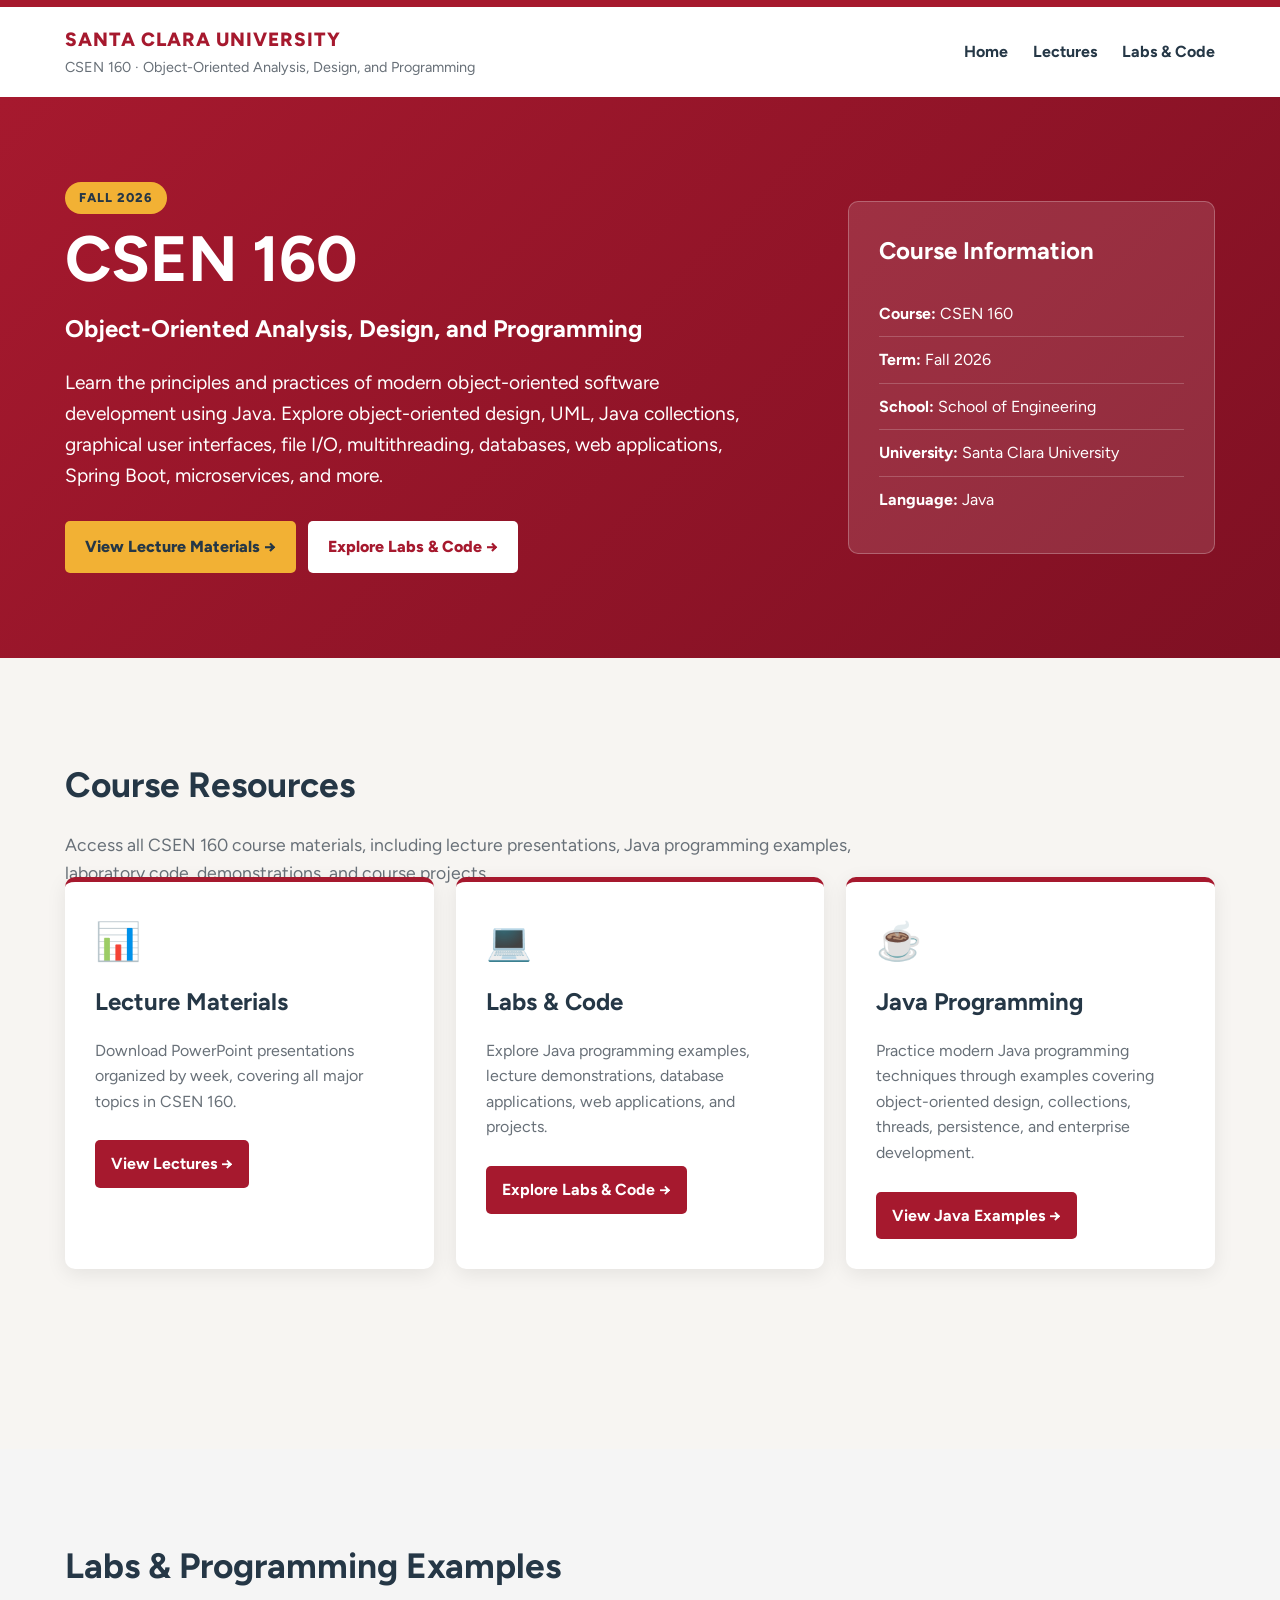
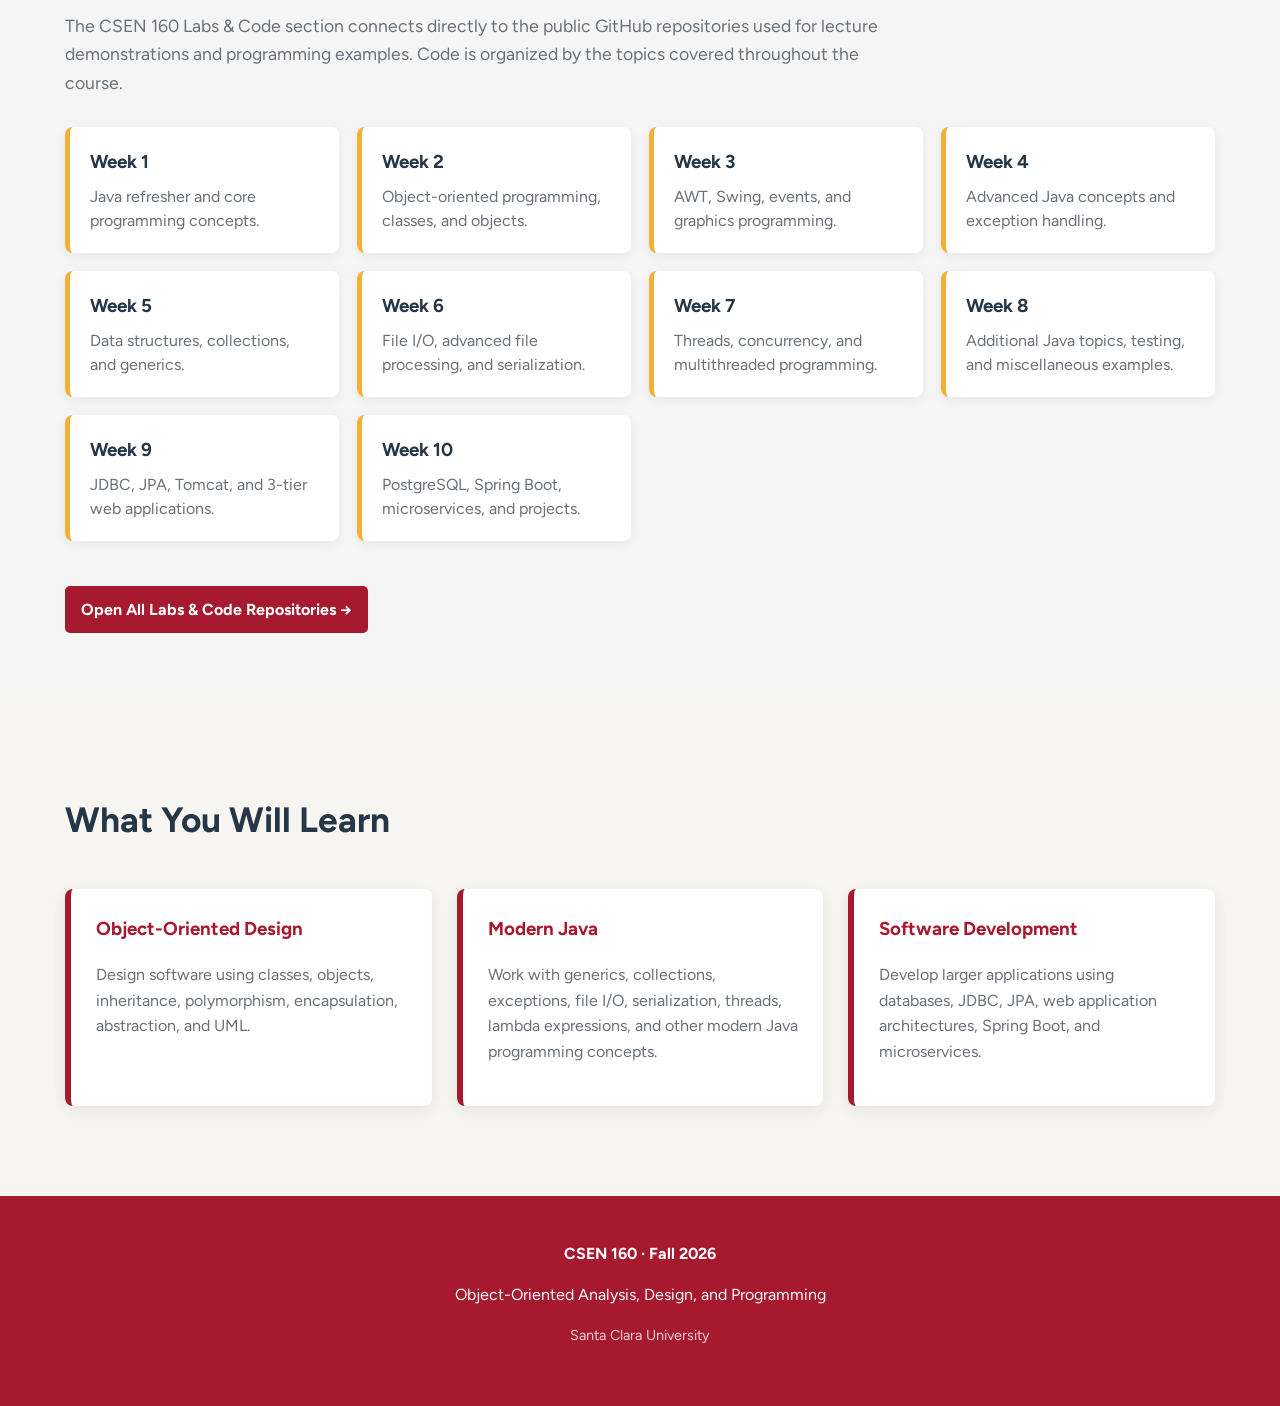
<file: index.html>
<!DOCTYPE html>
<html lang="en">
<head>
    <meta charset="UTF-8">
    <meta name="viewport" content="width=device-width, initial-scale=1.0">
    <title>CSEN 160 | Fall 2026</title>

    <link rel="preconnect" href="https://fonts.googleapis.com">
    <link rel="preconnect" href="https://fonts.gstatic.com" crossorigin>
    <link href="https://fonts.googleapis.com/css2?family=Figtree:wght@400;500;600;700;800&display=swap" rel="stylesheet">
    <link rel="stylesheet" href="style.css">

    <style>
        .hero {
            background: linear-gradient(135deg, #a6192e, #7f1023);
            color: white;
            padding: 85px 0;
        }

        .hero-grid {
            display: grid;
            grid-template-columns: 2fr 1fr;
            gap: 50px;
            align-items: center;
        }

        .hero h1 {
            font-size: 4rem;
            margin: 15px 0 10px;
        }

        .hero p {
            font-size: 1.2rem;
            line-height: 1.6;
            max-width: 700px;
        }

        .hero-buttons {
            display: flex;
            flex-wrap: wrap;
            gap: 12px;
            margin-top: 30px;
        }

        .hero-button {
            display: inline-block;
            background: #f2b134;
            color: #253746;
            padding: 13px 20px;
            border-radius: 5px;
            text-decoration: none;
            font-weight: 800;
        }

        .hero-button.secondary {
            background: white;
            color: #a6192e;
        }

        .hero-button:hover {
            transform: translateY(-2px);
        }

        .hero-card {
            background: rgba(255,255,255,0.12);
            border: 1px solid rgba(255,255,255,0.25);
            border-radius: 10px;
            padding: 30px;
        }

        .hero-card h2 {
            margin-top: 0;
        }

        .course-details {
            list-style: none;
            padding: 0;
            margin: 20px 0 0;
        }

        .course-details li {
            padding: 10px 0;
            border-bottom: 1px solid rgba(255,255,255,0.2);
        }

        .course-details li:last-child {
            border-bottom: none;
        }

        .main-content {
            padding: 70px 0 90px;
        }

        .section-title {
            font-size: 2.2rem;
            color: #253746;
            margin-bottom: 10px;
        }

        .section-intro {
            color: #687078;
            font-size: 1.1rem;
            line-height: 1.6;
            max-width: 850px;
            margin-bottom: 30px;
        }

        .quick-links {
            display: grid;
            grid-template-columns: repeat(auto-fit, minmax(280px, 1fr));
            gap: 22px;
            margin-bottom: 70px;
        }

        .quick-card {
            background: white;
            padding: 30px;
            border-radius: 10px;
            box-shadow: 0 5px 20px rgba(0,0,0,0.08);
            border-top: 5px solid #a6192e;
            transition: 0.2s;
        }

        .quick-card:hover {
            transform: translateY(-5px);
            box-shadow: 0 10px 25px rgba(0,0,0,0.12);
        }

        .quick-icon {
            font-size: 2.3rem;
            margin-bottom: 12px;
        }

        .quick-card h2 {
            margin: 0 0 10px;
            color: #253746;
        }

        .quick-card p {
            color: #687078;
            line-height: 1.6;
            min-height: 75px;
        }

        .quick-button {
            display: inline-block;
            background: #a6192e;
            color: white;
            padding: 11px 16px;
            border-radius: 5px;
            text-decoration: none;
            font-weight: 700;
            margin-top: 10px;
        }

        .quick-button:hover {
            background: #7f1023;
        }

        .labs-section {
            background: #f5f5f5;
            padding: 60px 0;
            margin-top: 20px;
        }

        .labs-grid {
            display: grid;
            grid-template-columns: repeat(auto-fit, minmax(220px, 1fr));
            gap: 18px;
            margin-top: 30px;
        }

        .lab-topic {
            background: white;
            padding: 20px;
            border-radius: 8px;
            border-left: 5px solid #f2b134;
            box-shadow: 0 3px 12px rgba(0,0,0,0.06);
        }

        .lab-topic h3 {
            margin: 0 0 8px;
            color: #253746;
        }

        .lab-topic p {
            margin: 0;
            color: #687078;
            line-height: 1.5;
        }

        .labs-button-container {
            margin-top: 35px;
        }

        .info-grid {
            display: grid;
            grid-template-columns: repeat(auto-fit, minmax(300px, 1fr));
            gap: 25px;
            margin-top: 40px;
        }

        .info-card {
            padding: 25px;
            background: white;
            border-radius: 8px;
            box-shadow: 0 4px 15px rgba(0,0,0,0.08);
        }

        .info-card h3 {
            color: #a6192e;
            margin-top: 0;
        }

        .info-card p {
            color: #687078;
            line-height: 1.6;
        }

        @media (max-width: 800px) {
            .hero-grid {
                grid-template-columns: 1fr;
            }

            .hero h1 {
                font-size: 3rem;
            }
        }

        @media (max-width: 600px) {
            .hero {
                padding: 60px 0;
            }

            .hero h1 {
                font-size: 2.5rem;
            }

            .hero-buttons {
                flex-direction: column;
            }

            .hero-button {
                text-align: center;
            }
        }
    </style>
</head>

<body>

    <header class="top-header">
        <div class="container header-content">
            <div>
                <div class="scu-name">SANTA CLARA UNIVERSITY</div>
                <div class="school-name">
                    CSEN 160 · Object-Oriented Analysis, Design, and Programming
                </div>
            </div>

            <nav>
                <a href="index.html">Home</a>
                <a href="lectures.html">Lectures</a>
                <a href="labs.html">Labs & Code</a>
            </nav>
        </div>
    </header>

    <section class="hero">
        <div class="container hero-grid">

            <div>
                <div class="course-badge">FALL 2026</div>

                <h1>CSEN 160</h1>

                <h2>Object-Oriented Analysis, Design, and Programming</h2>

                <p>
                    Learn the principles and practices of modern object-oriented
                    software development using Java. Explore object-oriented design,
                    UML, Java collections, graphical user interfaces, file I/O,
                    multithreading, databases, web applications, Spring Boot,
                    microservices, and more.
                </p>

                <div class="hero-buttons">
                    <a class="hero-button" href="lectures.html">
                        View Lecture Materials →
                    </a>

                    <a class="hero-button secondary" href="labs.html">
                        Explore Labs & Code →
                    </a>
                </div>
            </div>

            <div class="hero-card">
                <h2>Course Information</h2>

                <ul class="course-details">
                    <li><strong>Course:</strong> CSEN 160</li>
                    <li><strong>Term:</strong> Fall 2026</li>
                    <li><strong>School:</strong> School of Engineering</li>
                    <li><strong>University:</strong> Santa Clara University</li>
                    <li><strong>Language:</strong> Java</li>
                </ul>
            </div>

        </div>
    </section>

    <main class="main-content">

        <div class="container">

            <section>
                <h2 class="section-title">Course Resources</h2>

                <p class="section-intro">
                    Access all CSEN 160 course materials, including lecture
                    presentations, Java programming examples, laboratory code,
                    demonstrations, and course projects.
                </p>

                <div class="quick-links">

                    <div class="quick-card">
                        <div class="quick-icon">📊</div>

                        <h2>Lecture Materials</h2>

                        <p>
                            Download PowerPoint presentations organized by week,
                            covering all major topics in CSEN 160.
                        </p>

                        <a class="quick-button" href="lectures.html">
                            View Lectures →
                        </a>
                    </div>

                    <div class="quick-card">
                        <div class="quick-icon">💻</div>

                        <h2>Labs & Code</h2>

                        <p>
                            Explore Java programming examples, lecture demonstrations,
                            database applications, web applications, and projects.
                        </p>

                        <a class="quick-button" href="labs.html">
                            Explore Labs & Code →
                        </a>
                    </div>

                    <div class="quick-card">
                        <div class="quick-icon">☕</div>

                        <h2>Java Programming</h2>

                        <p>
                            Practice modern Java programming techniques through
                            examples covering object-oriented design, collections,
                            threads, persistence, and enterprise development.
                        </p>

                        <a class="quick-button" href="labs.html">
                            View Java Examples →
                        </a>
                    </div>

                </div>
            </section>

        </div>

    </main>

    <section class="labs-section">

        <div class="container">

            <h2 class="section-title">Labs & Programming Examples</h2>

            <p class="section-intro">
                The CSEN 160 Labs & Code section connects directly to the public
                GitHub repositories used for lecture demonstrations and programming
                examples. Code is organized by the topics covered throughout the course.
            </p>

            <div class="labs-grid">

                <div class="lab-topic">
                    <h3>Week 1</h3>
                    <p>Java refresher and core programming concepts.</p>
                </div>

                <div class="lab-topic">
                    <h3>Week 2</h3>
                    <p>Object-oriented programming, classes, and objects.</p>
                </div>

                <div class="lab-topic">
                    <h3>Week 3</h3>
                    <p>AWT, Swing, events, and graphics programming.</p>
                </div>

                <div class="lab-topic">
                    <h3>Week 4</h3>
                    <p>Advanced Java concepts and exception handling.</p>
                </div>

                <div class="lab-topic">
                    <h3>Week 5</h3>
                    <p>Data structures, collections, and generics.</p>
                </div>

                <div class="lab-topic">
                    <h3>Week 6</h3>
                    <p>File I/O, advanced file processing, and serialization.</p>
                </div>

                <div class="lab-topic">
                    <h3>Week 7</h3>
                    <p>Threads, concurrency, and multithreaded programming.</p>
                </div>

                <div class="lab-topic">
                    <h3>Week 8</h3>
                    <p>Additional Java topics, testing, and miscellaneous examples.</p>
                </div>

                <div class="lab-topic">
                    <h3>Week 9</h3>
                    <p>JDBC, JPA, Tomcat, and 3-tier web applications.</p>
                </div>

                <div class="lab-topic">
                    <h3>Week 10</h3>
                    <p>PostgreSQL, Spring Boot, microservices, and projects.</p>
                </div>

            </div>

            <div class="labs-button-container">
                <a class="quick-button" href="labs.html">
                    Open All Labs & Code Repositories →
                </a>
            </div>

        </div>

    </section>

    <section class="main-content">

        <div class="container">

            <h2 class="section-title">What You Will Learn</h2>

            <div class="info-grid">

                <div class="info-card">
                    <h3>Object-Oriented Design</h3>

                    <p>
                        Design software using classes, objects, inheritance,
                        polymorphism, encapsulation, abstraction, and UML.
                    </p>
                </div>

                <div class="info-card">
                    <h3>Modern Java</h3>

                    <p>
                        Work with generics, collections, exceptions, file I/O,
                        serialization, threads, lambda expressions, and other
                        modern Java programming concepts.
                    </p>
                </div>

                <div class="info-card">
                    <h3>Software Development</h3>

                    <p>
                        Develop larger applications using databases, JDBC, JPA,
                        web application architectures, Spring Boot, and
                        microservices.
                    </p>
                </div>

            </div>

        </div>

    </section>

    <footer>
        <div class="container">
            <strong>CSEN 160 · Fall 2026</strong>
            <p>Object-Oriented Analysis, Design, and Programming</p>
            <p class="footer-small">Santa Clara University</p>
        </div>
    </footer>

</body>
</html>
</file>
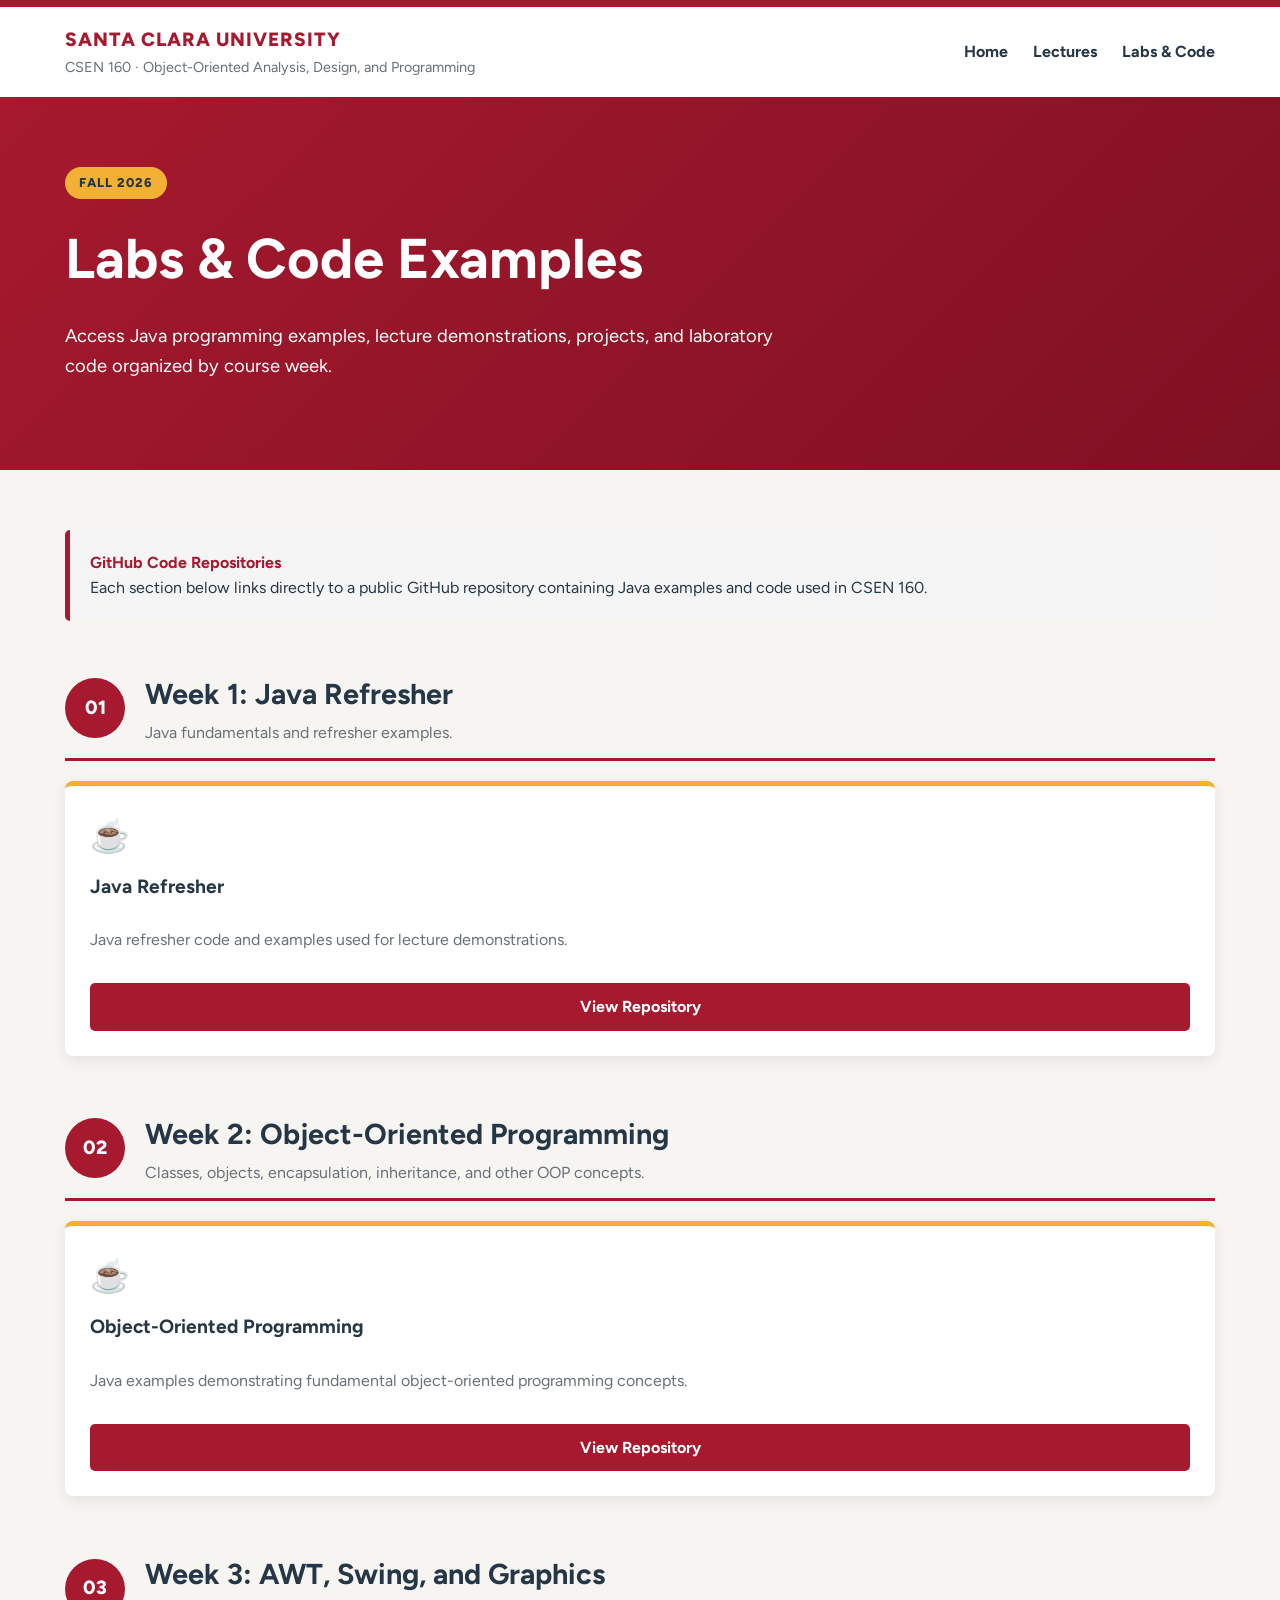
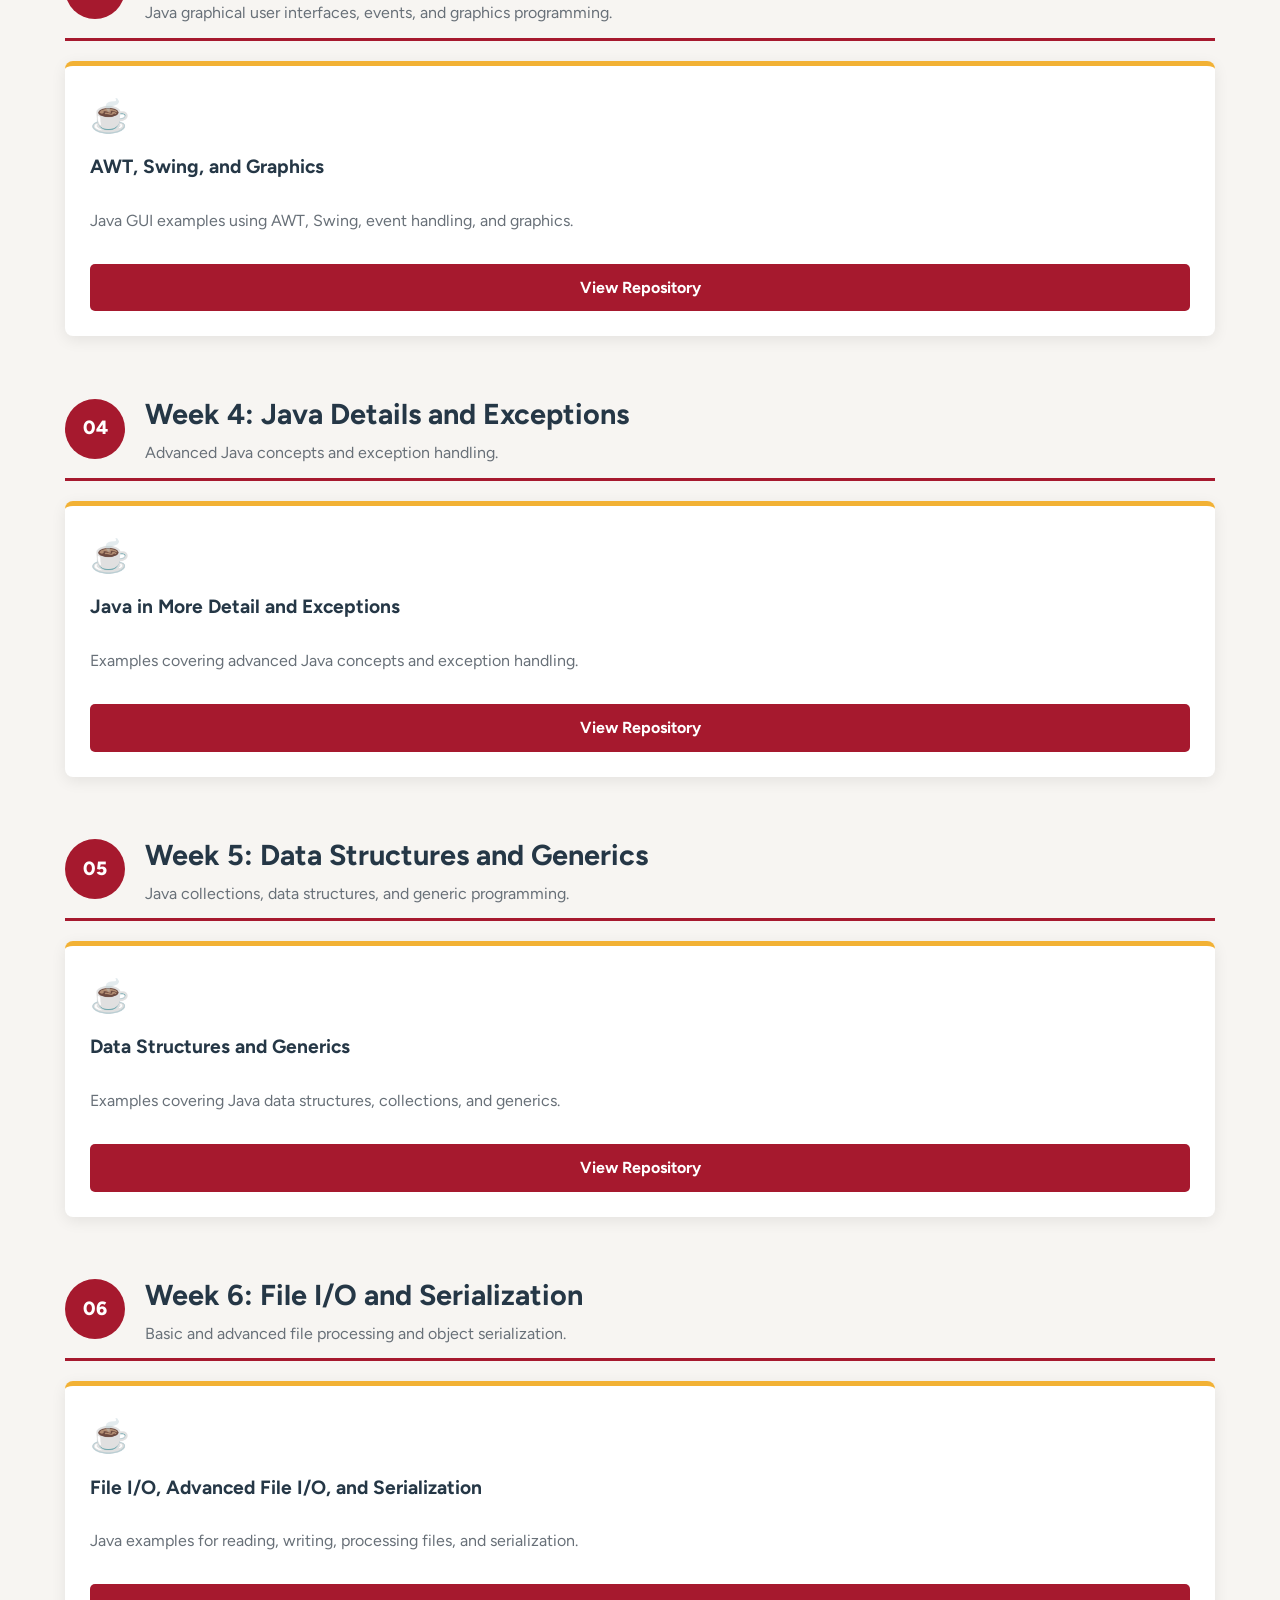
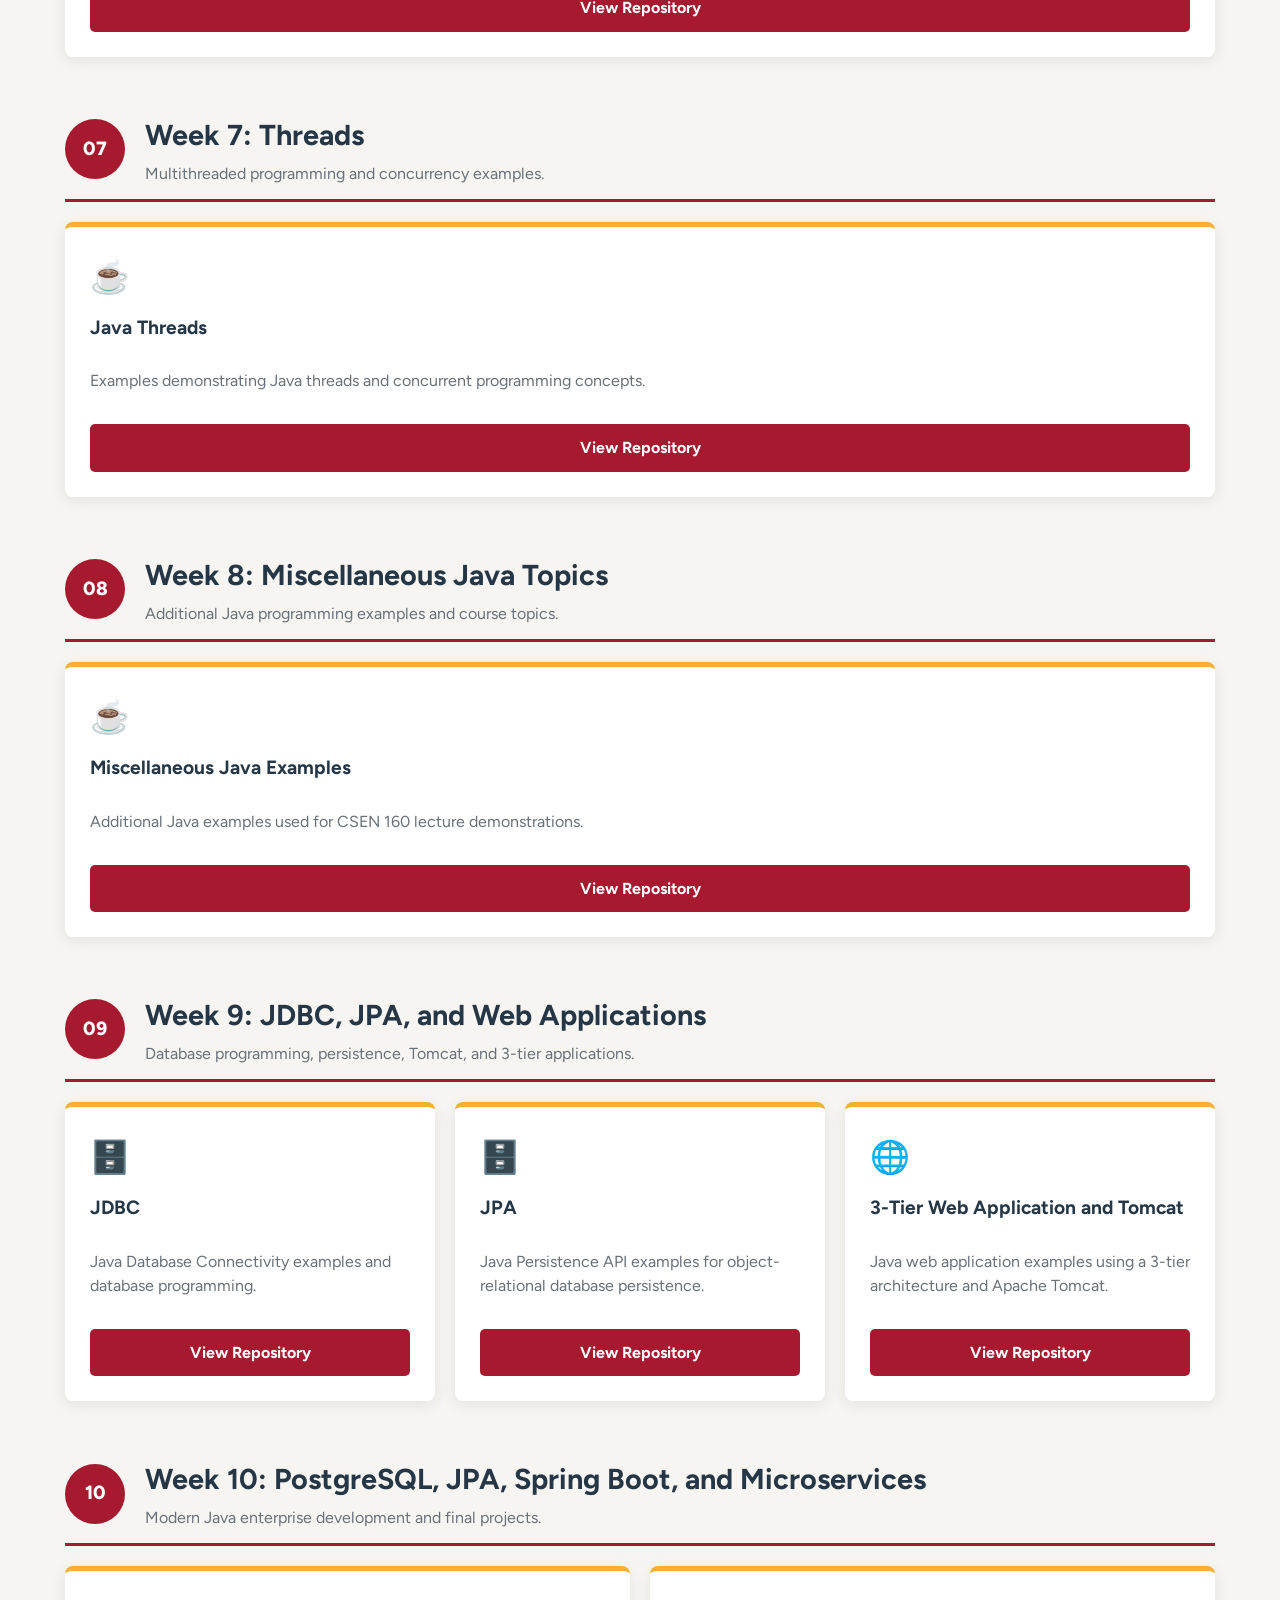
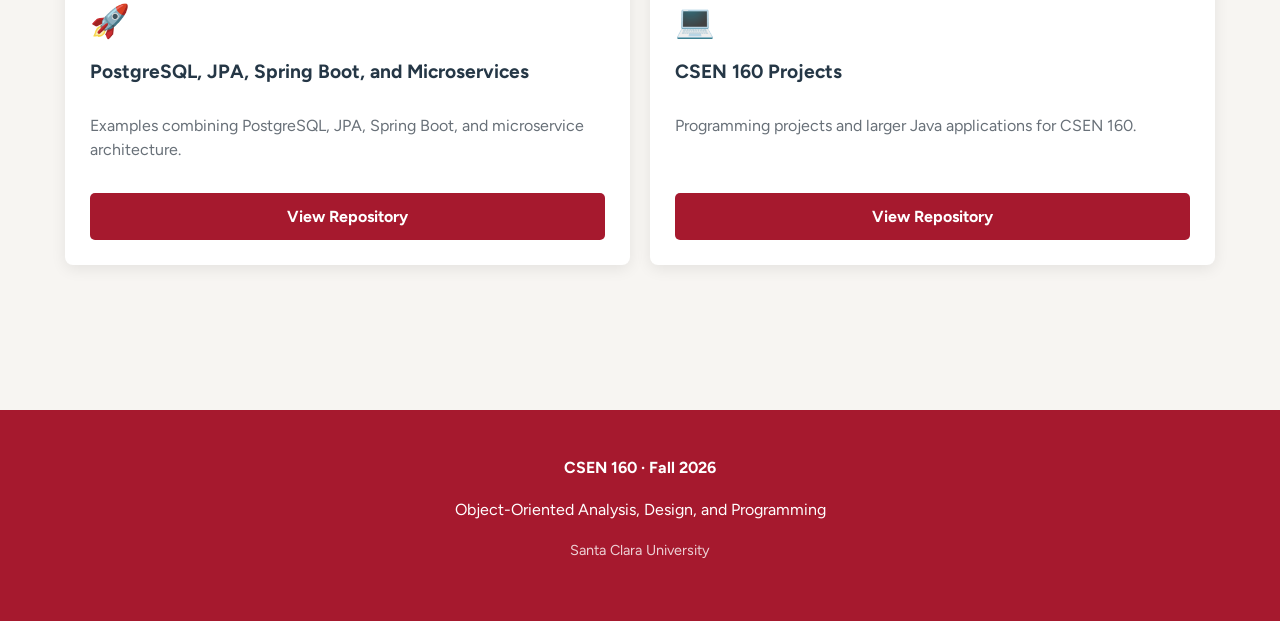
<file: labs.html>
<!DOCTYPE html>
<html lang="en">
<head>
    <meta charset="UTF-8">
    <meta name="viewport" content="width=device-width, initial-scale=1.0">
    <title>CSEN 160 | Labs and Code Examples</title>
    <link rel="preconnect" href="https://fonts.googleapis.com">
    <link rel="preconnect" href="https://fonts.gstatic.com" crossorigin>
    <link href="https://fonts.googleapis.com/css2?family=Figtree:wght@400;500;600;700;800&display=swap" rel="stylesheet">
    <link rel="stylesheet" href="style.css">

    <style>
        .labs-header {
            background: linear-gradient(135deg, #a6192e, #7f1023);
            color: white;
            padding: 70px 0;
        }

        .labs-header h1 {
            font-size: 3.5rem;
            margin: 15px 0 10px;
        }

        .labs-header p {
            font-size: 1.15rem;
            max-width: 750px;
        }

        .labs-container {
            padding: 60px 0 90px;
        }

        .week-section {
            margin-bottom: 55px;
        }

        .week-header {
            display: flex;
            align-items: center;
            gap: 20px;
            border-bottom: 3px solid #a6192e;
            padding-bottom: 12px;
            margin-bottom: 20px;
        }

        .week-number {
            background: #a6192e;
            color: white;
            width: 60px;
            height: 60px;
            display: flex;
            align-items: center;
            justify-content: center;
            border-radius: 50%;
            font-size: 1.2rem;
            font-weight: 800;
            flex-shrink: 0;
        }

        .week-title h2 {
            margin: 0;
            font-size: 1.8rem;
            color: #253746;
        }

        .week-title p {
            margin: 3px 0 0;
            color: #687078;
        }

        .repo-grid {
            display: grid;
            grid-template-columns: repeat(auto-fit, minmax(320px, 1fr));
            gap: 20px;
        }

        .repo-card {
            background: white;
            padding: 25px;
            border-radius: 8px;
            box-shadow: 0 4px 15px rgba(0,0,0,0.08);
            border-top: 5px solid #f2b134;
            display: flex;
            flex-direction: column;
        }

        .repo-icon {
            font-size: 2rem;
            margin-bottom: 10px;
        }

        .repo-card h3 {
            margin: 0 0 10px;
            color: #253746;
            font-size: 1.2rem;
        }

        .repo-card p {
            color: #687078;
            line-height: 1.5;
            flex-grow: 1;
        }

        .repo-button {
            display: inline-block;
            background: #a6192e;
            color: white;
            padding: 11px 16px;
            border-radius: 5px;
            text-decoration: none;
            text-align: center;
            font-weight: 700;
            margin-top: 15px;
        }

        .repo-button:hover {
            background: #7f1023;
        }

        .github-note {
            background: #f5f5f5;
            border-left: 5px solid #a6192e;
            padding: 20px;
            margin-bottom: 50px;
            border-radius: 5px;
        }

        .github-note strong {
            color: #a6192e;
        }

        @media (max-width: 700px) {
            .labs-header h1 {
                font-size: 2.5rem;
            }

            .week-header {
                align-items: flex-start;
            }
        }
    </style>
</head>

<body>
    <header class="top-header">
        <div class="container header-content">
            <div>
                <div class="scu-name">SANTA CLARA UNIVERSITY</div>
                <div class="school-name">CSEN 160 · Object-Oriented Analysis, Design, and Programming</div>
            </div>

            <nav>
                <a href="index.html">Home</a>
                <a href="lectures.html">Lectures</a>
                <a href="labs.html">Labs & Code</a>
            </nav>
        </div>
    </header>

    <section class="labs-header">
        <div class="container">
            <div class="course-badge">FALL 2026</div>
            <h1>Labs & Code Examples</h1>
            <p>Access Java programming examples, lecture demonstrations, projects, and laboratory code organized by course week.</p>
        </div>
    </section>

    <main class="labs-container">
        <div class="container">

            <div class="github-note">
                <strong>GitHub Code Repositories</strong><br>
                Each section below links directly to a public GitHub repository containing Java examples and code used in CSEN 160.
            </div>

            <!-- WEEK 1 -->
            <section class="week-section">
                <div class="week-header">
                    <div class="week-number">01</div>
                    <div class="week-title">
                        <h2>Week 1: Java Refresher</h2>
                        <p>Java fundamentals and refresher examples.</p>
                    </div>
                </div>

                <div class="repo-grid">
                    <div class="repo-card">
                        <div class="repo-icon">☕</div>
                        <h3>Java Refresher</h3>
                        <p>Java refresher code and examples used for lecture demonstrations.</p>
                        <a class="repo-button" href="https://github.com/mikegrace2/CSEN160_01_Lecture_JavaRefresher" target="_blank">View Repository</a>
                    </div>
                </div>
            </section>

            <!-- WEEK 2 -->
            <section class="week-section">
                <div class="week-header">
                    <div class="week-number">02</div>
                    <div class="week-title">
                        <h2>Week 2: Object-Oriented Programming</h2>
                        <p>Classes, objects, encapsulation, inheritance, and other OOP concepts.</p>
                    </div>
                </div>

                <div class="repo-grid">
                    <div class="repo-card">
                        <div class="repo-icon">☕</div>
                        <h3>Object-Oriented Programming</h3>
                        <p>Java examples demonstrating fundamental object-oriented programming concepts.</p>
                        <a class="repo-button" href="https://github.com/mikegrace2/CSEN160_02_Lecture_OOP" target="_blank">View Repository</a>
                    </div>
                </div>
            </section>

            <!-- WEEK 3 -->
            <section class="week-section">
                <div class="week-header">
                    <div class="week-number">03</div>
                    <div class="week-title">
                        <h2>Week 3: AWT, Swing, and Graphics</h2>
                        <p>Java graphical user interfaces, events, and graphics programming.</p>
                    </div>
                </div>

                <div class="repo-grid">
                    <div class="repo-card">
                        <div class="repo-icon">☕</div>
                        <h3>AWT, Swing, and Graphics</h3>
                        <p>Java GUI examples using AWT, Swing, event handling, and graphics.</p>
                        <a class="repo-button" href="https://github.com/mikegrace2/CSEN160_03_Lecture_AWTSwingGraphics" target="_blank">View Repository</a>
                    </div>
                </div>
            </section>

            <!-- WEEK 4 -->
            <section class="week-section">
                <div class="week-header">
                    <div class="week-number">04</div>
                    <div class="week-title">
                        <h2>Week 4: Java Details and Exceptions</h2>
                        <p>Advanced Java concepts and exception handling.</p>
                    </div>
                </div>

                <div class="repo-grid">
                    <div class="repo-card">
                        <div class="repo-icon">☕</div>
                        <h3>Java in More Detail and Exceptions</h3>
                        <p>Examples covering advanced Java concepts and exception handling.</p>
                        <a class="repo-button" href="https://github.com/mikegrace2/CSEN160_04_Lecture_JavaInMoreDetailsPlusExceptions" target="_blank">View Repository</a>
                    </div>
                </div>
            </section>

            <!-- WEEK 5 -->
            <section class="week-section">
                <div class="week-header">
                    <div class="week-number">05</div>
                    <div class="week-title">
                        <h2>Week 5: Data Structures and Generics</h2>
                        <p>Java collections, data structures, and generic programming.</p>
                    </div>
                </div>

                <div class="repo-grid">
                    <div class="repo-card">
                        <div class="repo-icon">☕</div>
                        <h3>Data Structures and Generics</h3>
                        <p>Examples covering Java data structures, collections, and generics.</p>
                        <a class="repo-button" href="https://github.com/mikegrace2/CSEN160_05_Lecture_DataStructursAndGenerics" target="_blank">View Repository</a>
                    </div>
                </div>
            </section>

            <!-- WEEK 6 -->
            <section class="week-section">
                <div class="week-header">
                    <div class="week-number">06</div>
                    <div class="week-title">
                        <h2>Week 6: File I/O and Serialization</h2>
                        <p>Basic and advanced file processing and object serialization.</p>
                    </div>
                </div>

                <div class="repo-grid">
                    <div class="repo-card">
                        <div class="repo-icon">☕</div>
                        <h3>File I/O, Advanced File I/O, and Serialization</h3>
                        <p>Java examples for reading, writing, processing files, and serialization.</p>
                        <a class="repo-button" href="https://github.com/mikegrace2/CSEN160_06_Lecture_FileIO_AdvancedFileIO_Serialize" target="_blank">View Repository</a>
                    </div>
                </div>
            </section>

            <!-- WEEK 7 -->
            <section class="week-section">
                <div class="week-header">
                    <div class="week-number">07</div>
                    <div class="week-title">
                        <h2>Week 7: Threads</h2>
                        <p>Multithreaded programming and concurrency examples.</p>
                    </div>
                </div>

                <div class="repo-grid">
                    <div class="repo-card">
                        <div class="repo-icon">☕</div>
                        <h3>Java Threads</h3>
                        <p>Examples demonstrating Java threads and concurrent programming concepts.</p>
                        <a class="repo-button" href="https://github.com/mikegrace2/CSEN160_07_Threads" target="_blank">View Repository</a>
                    </div>
                </div>
            </section>

            <!-- WEEK 8 -->
            <section class="week-section">
                <div class="week-header">
                    <div class="week-number">08</div>
                    <div class="week-title">
                        <h2>Week 8: Miscellaneous Java Topics</h2>
                        <p>Additional Java programming examples and course topics.</p>
                    </div>
                </div>

                <div class="repo-grid">
                    <div class="repo-card">
                        <div class="repo-icon">☕</div>
                        <h3>Miscellaneous Java Examples</h3>
                        <p>Additional Java examples used for CSEN 160 lecture demonstrations.</p>
                        <a class="repo-button" href="https://github.com/mikegrace2/CSEN160_08_Miscellaneous" target="_blank">View Repository</a>
                    </div>
                </div>
            </section>

            <!-- WEEK 9 -->
            <section class="week-section">
                <div class="week-header">
                    <div class="week-number">09</div>
                    <div class="week-title">
                        <h2>Week 9: JDBC, JPA, and Web Applications</h2>
                        <p>Database programming, persistence, Tomcat, and 3-tier applications.</p>
                    </div>
                </div>

                <div class="repo-grid">
                    <div class="repo-card">
                        <div class="repo-icon">🗄️</div>
                        <h3>JDBC</h3>
                        <p>Java Database Connectivity examples and database programming.</p>
                        <a class="repo-button" href="https://github.com/mikegrace2/CSEN160_09_1_JDBC" target="_blank">View Repository</a>
                    </div>

                    <div class="repo-card">
                        <div class="repo-icon">🗄️</div>
                        <h3>JPA</h3>
                        <p>Java Persistence API examples for object-relational database persistence.</p>
                        <a class="repo-button" href="https://github.com/mikegrace2/CSEN160_09_2_JPA" target="_blank">View Repository</a>
                    </div>

                    <div class="repo-card">
                        <div class="repo-icon">🌐</div>
                        <h3>3-Tier Web Application and Tomcat</h3>
                        <p>Java web application examples using a 3-tier architecture and Apache Tomcat.</p>
                        <a class="repo-button" href="https://github.com/mikegrace2/CSEN160_09_3_WebAppTomcat" target="_blank">View Repository</a>
                    </div>
                </div>
            </section>

            <!-- WEEK 10 -->
            <section class="week-section">
                <div class="week-header">
                    <div class="week-number">10</div>
                    <div class="week-title">
                        <h2>Week 10: PostgreSQL, JPA, Spring Boot, and Microservices</h2>
                        <p>Modern Java enterprise development and final projects.</p>
                    </div>
                </div>

                <div class="repo-grid">
                    <div class="repo-card">
                        <div class="repo-icon">🚀</div>
                        <h3>PostgreSQL, JPA, Spring Boot, and Microservices</h3>
                        <p>Examples combining PostgreSQL, JPA, Spring Boot, and microservice architecture.</p>
                        <a class="repo-button" href="https://github.com/mikegrace2/CSEN160_10_PostgreSQL_JPA_SpringBoot_MicroServices_V1.0" target="_blank">View Repository</a>
                    </div>

                    <div class="repo-card">
                        <div class="repo-icon">💻</div>
                        <h3>CSEN 160 Projects</h3>
                        <p>Programming projects and larger Java applications for CSEN 160.</p>
                        <a class="repo-button" href="https://github.com/mikegrace2/CSEN160_10_Projects_V1.0" target="_blank">View Repository</a>
                    </div>
                </div>
            </section>

        </div>
    </main>

    <footer>
        <div class="container">
            <strong>CSEN 160 · Fall 2026</strong>
            <p>Object-Oriented Analysis, Design, and Programming</p>
            <p class="footer-small">Santa Clara University</p>
        </div>
    </footer>
</body>
</html>
</file>
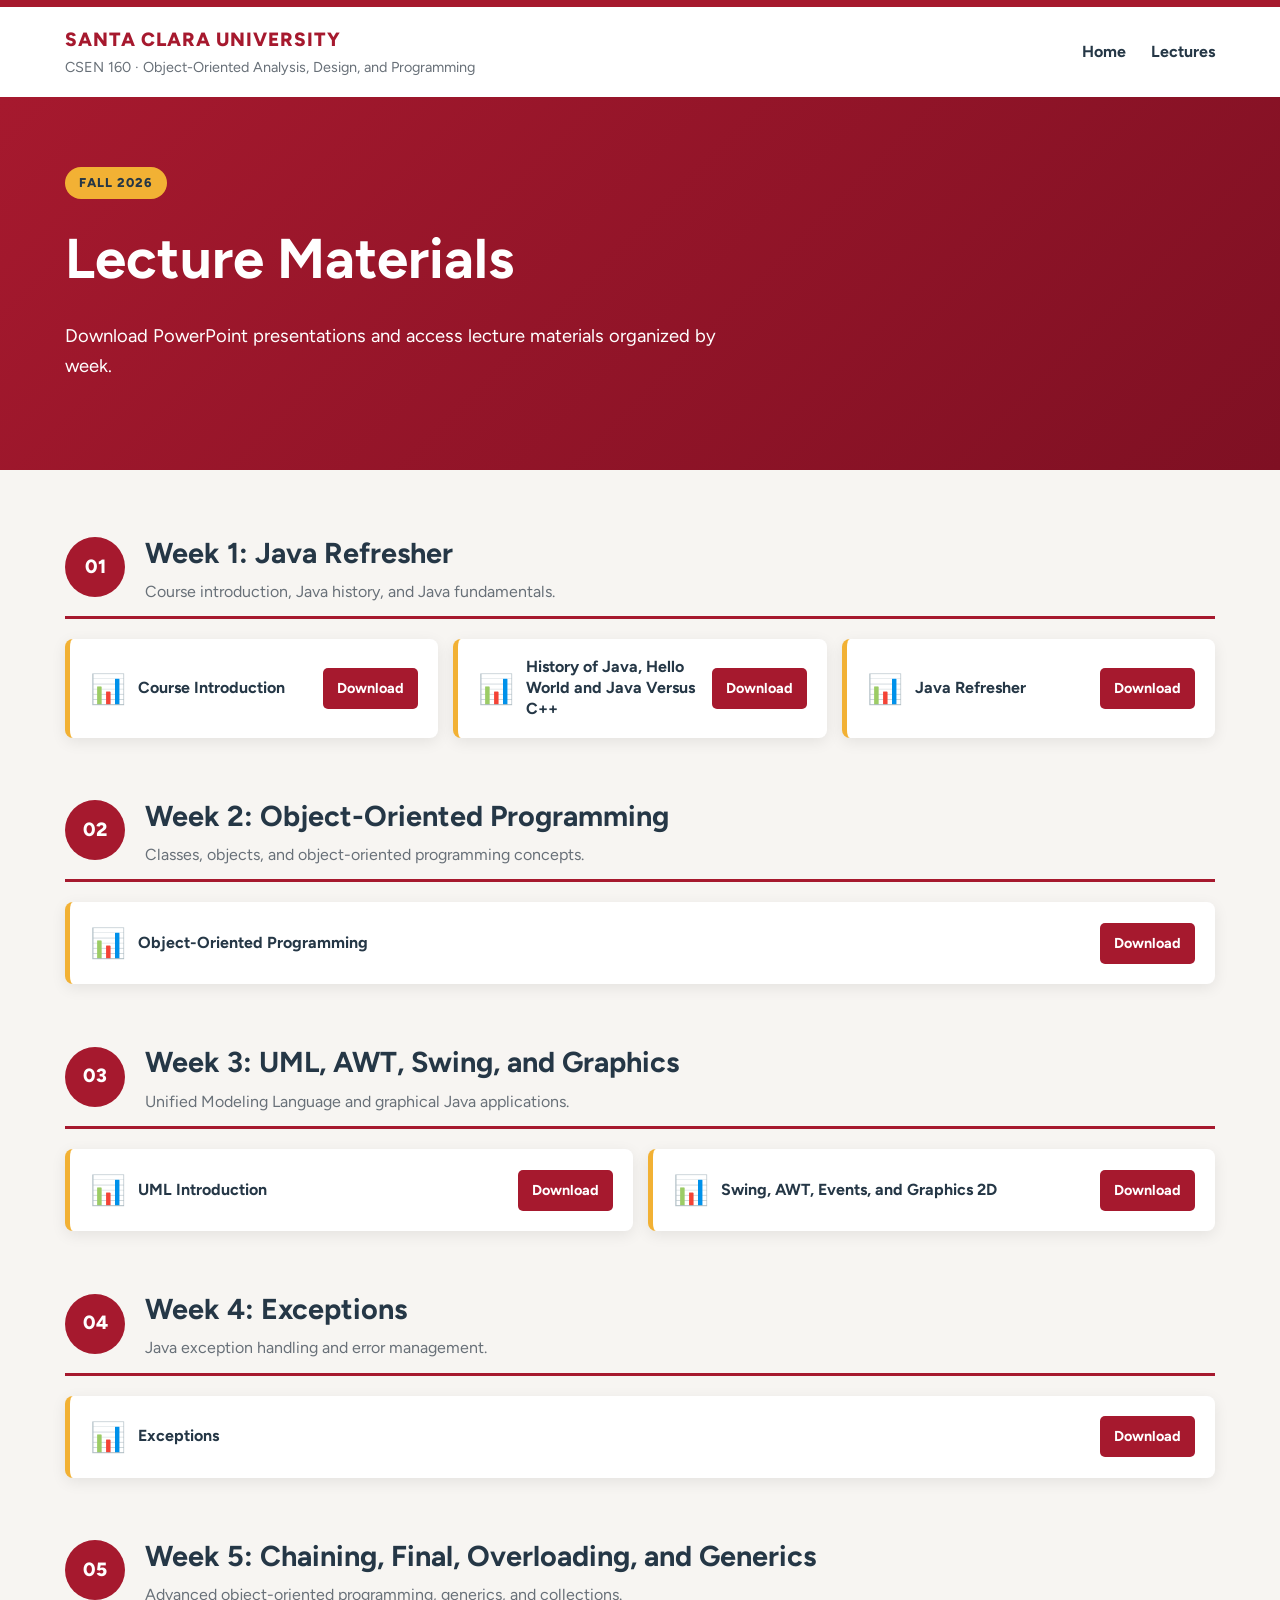
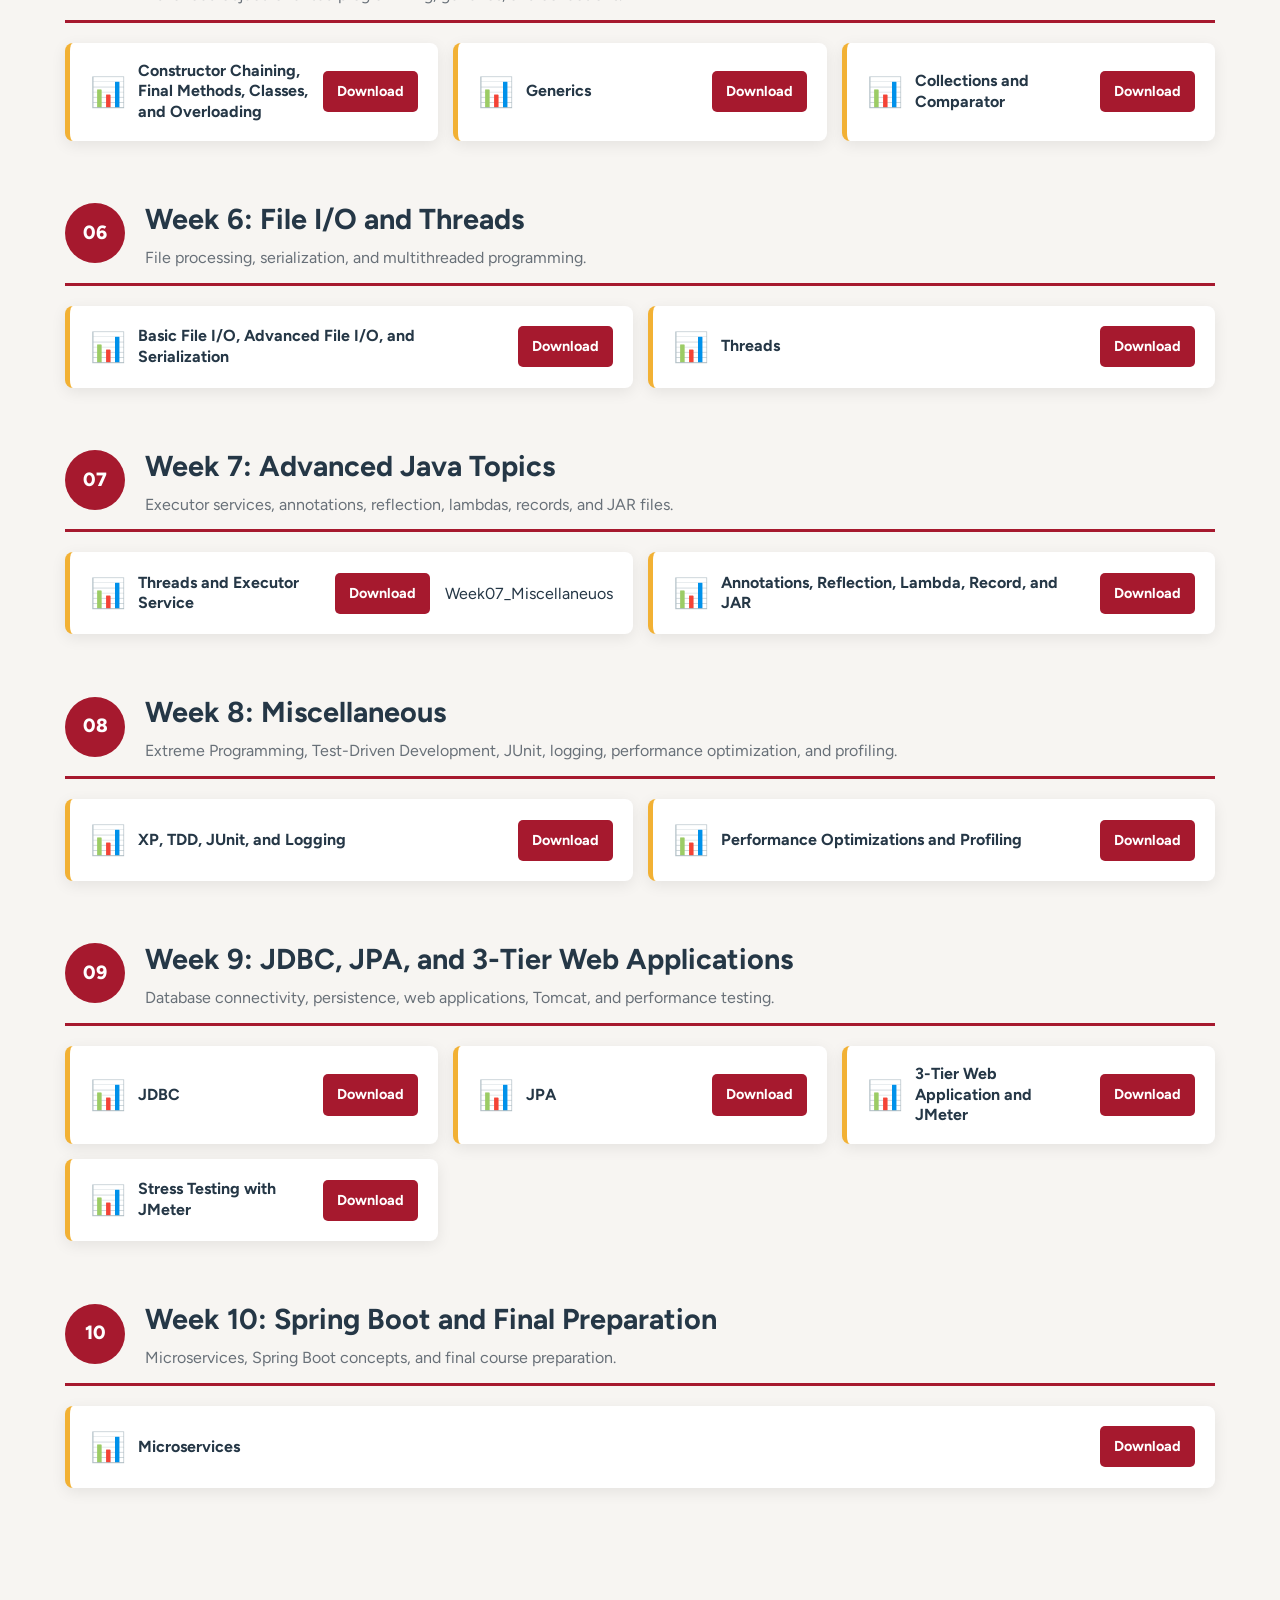
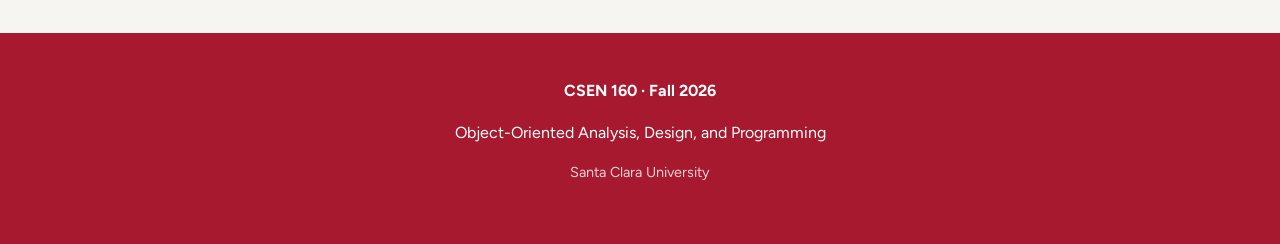
<file: lectures.html>
<!DOCTYPE html>
<html lang="en">
<head>
    <meta charset="UTF-8">
    <meta name="viewport" content="width=device-width, initial-scale=1.0">
    <title>CSEN 160 | Lecture Materials</title>

    <link rel="preconnect" href="https://fonts.googleapis.com">
    <link rel="preconnect" href="https://fonts.gstatic.com" crossorigin>
    <link href="https://fonts.googleapis.com/css2?family=Figtree:wght@400;500;600;700;800&display=swap" rel="stylesheet">
    <link rel="stylesheet" href="style.css">

    <style>
        .lectures-header {
            background: linear-gradient(135deg, #a6192e, #7f1023);
            color: white;
            padding: 70px 0;
        }

        .lectures-header h1 {
            font-size: 3.5rem;
            margin: 15px 0 10px;
        }

        .lectures-header p {
            font-size: 1.15rem;
            max-width: 700px;
        }

        .lectures-container {
            padding: 60px 0 90px;
        }

        .week-section {
            margin-bottom: 55px;
        }

        .week-header {
            display: flex;
            align-items: center;
            gap: 20px;
            border-bottom: 3px solid #a6192e;
            padding-bottom: 12px;
            margin-bottom: 20px;
        }

        .week-number {
            background: #a6192e;
            color: white;
            width: 60px;
            height: 60px;
            display: flex;
            align-items: center;
            justify-content: center;
            border-radius: 50%;
            font-size: 1.2rem;
            font-weight: 800;
            flex-shrink: 0;
        }

        .week-title h2 {
            margin: 0;
            font-size: 1.8rem;
            color: #253746;
        }

        .week-title p {
            margin: 3px 0 0;
            color: #687078;
        }

        .lecture-files {
            display: grid;
            grid-template-columns: repeat(auto-fit, minmax(300px, 1fr));
            gap: 15px;
        }

        .ppt-card {
            display: flex;
            align-items: center;
            justify-content: space-between;
            gap: 15px;
            background: white;
            padding: 18px 20px;
            border-radius: 8px;
            box-shadow: 0 4px 15px rgba(0,0,0,0.08);
            border-left: 5px solid #f2b134;
            transition: 0.2s;
        }

        .ppt-card:hover {
            transform: translateY(-3px);
            box-shadow: 0 7px 20px rgba(0,0,0,0.12);
        }

        .ppt-info {
            display: flex;
            align-items: center;
            gap: 12px;
        }

        .ppt-icon {
            font-size: 1.8rem;
        }

        .ppt-name {
            font-weight: 700;
            color: #253746;
            line-height: 1.3;
        }

        .ppt-button {
            background: #a6192e;
            color: white;
            padding: 9px 14px;
            border-radius: 5px;
            text-decoration: none;
            white-space: nowrap;
            font-weight: 700;
            font-size: 0.9rem;
        }

        .ppt-button:hover {
            background: #7f1023;
        }

        @media (max-width: 700px) {
            .lectures-header h1 {
                font-size: 2.5rem;
            }

            .ppt-card {
                flex-direction: column;
                align-items: flex-start;
            }

            .ppt-button {
                width: 100%;
                text-align: center;
            }

            .week-header {
                align-items: flex-start;
            }
        }
    </style>
</head>

<body>
    <header class="top-header">
        <div class="container header-content">
            <div>
                <div class="scu-name">SANTA CLARA UNIVERSITY</div>
                <div class="school-name">CSEN 160 · Object-Oriented Analysis, Design, and Programming</div>
            </div>

            <nav>
                <a href="index.html">Home</a>
                <a href="lectures.html">Lectures</a>
            </nav>
        </div>
    </header>

    <section class="lectures-header">
        <div class="container">
            <div class="course-badge">FALL 2026</div>
            <h1>Lecture Materials</h1>
            <p>Download PowerPoint presentations and access lecture materials organized by week.</p>
        </div>
    </section>

    <main class="lectures-container">
        <div class="container">

            <!-- WEEK 1 -->
            <section class="week-section">
                <div class="week-header">
                    <div class="week-number">01</div>
                    <div class="week-title">
                        <h2>Week 1: Java Refresher</h2>
                        <p>Course introduction, Java history, and Java fundamentals.</p>
                    </div>
                </div>

                <div class="lecture-files">
                    <div class="ppt-card">
                        <div class="ppt-info">
                            <div class="ppt-icon">📊</div>
                            <div class="ppt-name">Course Introduction</div>
                        </div>
                        <a class="ppt-button" href="lectures/Week01_JavaRefresher/1_CourseIntro_V4.pptx">Download</a>
                    </div>

                    <div class="ppt-card">
                        <div class="ppt-info">
                            <div class="ppt-icon">📊</div>
                            <div class="ppt-name">History of Java, Hello World and Java Versus C++</div>
                        </div>
                        <a class="ppt-button" href="lectures/Week01_JavaRefresher/2_History_HelloWorld_JavaVersusC++_V4.pptx">Download</a>
                    </div>

                    <div class="ppt-card">
                        <div class="ppt-info">
                            <div class="ppt-icon">📊</div>
                            <div class="ppt-name">Java Refresher</div>
                        </div>
                        <a class="ppt-button" href="lectures/Week01_JavaRefresher/3_JavaRefresher_V4.pptx">Download</a>
                    </div>
                </div>
            </section>

            <!-- WEEK 2 -->
            <section class="week-section">
                <div class="week-header">
                    <div class="week-number">02</div>
                    <div class="week-title">
                        <h2>Week 2: Object-Oriented Programming</h2>
                        <p>Classes, objects, and object-oriented programming concepts.</p>
                    </div>
                </div>

                <div class="lecture-files">
                    <div class="ppt-card">
                        <div class="ppt-info">
                            <div class="ppt-icon">📊</div>
                            <div class="ppt-name">Object-Oriented Programming</div>
                        </div>
                        <a class="ppt-button" href="lectures/Week02_ObjectOriented/1_ObjectOriented_V4.pptx">Download</a>
                    </div>
                </div>
            </section>

            <!-- WEEK 3 -->
            <section class="week-section">
                <div class="week-header">
                    <div class="week-number">03</div>
                    <div class="week-title">
                        <h2>Week 3: UML, AWT, Swing, and Graphics</h2>
                        <p>Unified Modeling Language and graphical Java applications.</p>
                    </div>
                </div>

                <div class="lecture-files">
                    <div class="ppt-card">
                        <div class="ppt-info">
                            <div class="ppt-icon">📊</div>
                            <div class="ppt-name">UML Introduction</div>
                        </div>
                        <a class="ppt-button" href="lectures/Week03_UMLAWTSwingGraphics/1_UML_Intro_V4.pptx">Download</a>
                    </div>

                    <div class="ppt-card">
                        <div class="ppt-info">
                            <div class="ppt-icon">📊</div>
                            <div class="ppt-name">Swing, AWT, Events, and Graphics 2D</div>
                        </div>
                        <a class="ppt-button" href="lectures/Week03_UMLAWTSwingGraphics/2_SwingAWTEventsGraphics2D_V4.pptx">Download</a>
                    </div>
                </div>
            </section>

            <!-- WEEK 4 -->
            <section class="week-section">
                <div class="week-header">
                    <div class="week-number">04</div>
                    <div class="week-title">
                        <h2>Week 4: Exceptions</h2>
                        <p>Java exception handling and error management.</p>
                    </div>
                </div>

                <div class="lecture-files">
                    <div class="ppt-card">
                        <div class="ppt-info">
                            <div class="ppt-icon">📊</div>
                            <div class="ppt-name">Exceptions</div>
                        </div>
                        <a class="ppt-button" href="lectures/Week04_Exceptions/1_Exceptions_V4.pptx">Download</a>
                    </div>
                </div>
            </section>

            <!-- WEEK 5 -->
            <section class="week-section">
                <div class="week-header">
                    <div class="week-number">05</div>
                    <div class="week-title">
                        <h2>Week 5: Chaining, Final, Overloading, and Generics</h2>
                        <p>Advanced object-oriented programming, generics, and collections.</p>
                    </div>
                </div>

                <div class="lecture-files">
                    <div class="ppt-card">
                        <div class="ppt-info">
                            <div class="ppt-icon">📊</div>
                            <div class="ppt-name">Constructor Chaining, Final Methods, Classes, and Overloading</div>
                        </div>
                        <a class="ppt-button" href="lectures/Week05_ChainingFinalOverload_Generics/1_ConstructorChainingFinalMethodsClassesOverloading_V4.pptx">Download</a>
                    </div>

                    <div class="ppt-card">
                        <div class="ppt-info">
                            <div class="ppt-icon">📊</div>
                            <div class="ppt-name">Generics</div>
                        </div>
                        <a class="ppt-button" href="lectures/Week05_ChainingFinalOverload_Generics/2_Generics_V4.pptx">Download</a>
                    </div>

                    <div class="ppt-card">
                        <div class="ppt-info">
                            <div class="ppt-icon">📊</div>
                            <div class="ppt-name">Collections and Comparator</div>
                        </div>
                        <a class="ppt-button" href="lectures/Week05_ChainingFinalOverload_Generics/3_CollectionsComparator_V4.pptx">Download</a>
                    </div>
                </div>
            </section>

            <!-- WEEK 6 -->
            <section class="week-section">
                <div class="week-header">
                    <div class="week-number">06</div>
                    <div class="week-title">
                        <h2>Week 6: File I/O and Threads</h2>
                        <p>File processing, serialization, and multithreaded programming.</p>
                    </div>
                </div>

                <div class="lecture-files">
                    <div class="ppt-card">
                        <div class="ppt-info">
                            <div class="ppt-icon">📊</div>
                            <div class="ppt-name">Basic File I/O, Advanced File I/O, and Serialization</div>
                        </div>
                        <a class="ppt-button" href="lectures/Week06_File_Threads/1_BasicFileIO_AdvFileIOandSerialize_V4.pptx">Download</a>
                    </div>

                    <div class="ppt-card">
                        <div class="ppt-info">
                            <div class="ppt-icon">📊</div>
                            <div class="ppt-name">Threads</div>
                        </div>
                        <a class="ppt-button" href="lectures/Week06_File_Threads/2_Threads_V4.pptx">Download</a>
                    </div>
                </div>
            </section>

            <!-- WEEK 7 -->
            <section class="week-section">
                <div class="week-header">
                    <div class="week-number">07</div>
                    <div class="week-title">
                        <h2>Week 7: Advanced Java Topics</h2>
                        <p>Executor services, annotations, reflection, lambdas, records, and JAR files.</p>
                    </div>
                </div>

                <div class="lecture-files">
                    <div class="ppt-card">
                        <div class="ppt-info">
                            <div class="ppt-icon">📊</div>
                            <div class="ppt-name">Threads and Executor Service</div>
                        </div>
                        <a class="ppt-button" href="lectures/Week07_Miscellaneuos/1_Threads_ExecutorService_V4.pptx">Download</a>
                                                             Week07_Miscellaneuos
                    </div>

                    <div class="ppt-card">
                        <div class="ppt-info">
                            <div class="ppt-icon">📊</div>
                            <div class="ppt-name">Annotations, Reflection, Lambda, Record, and JAR</div>
                        </div>
                        <a class="ppt-button" href="lectures/Week07_Miscellaneuos/2_Annotations_Reflections_Lambda_Record_JAR_V4.pptx">Download</a>
                    </div>
                </div>
            </section>

            <!-- WEEK 8 -->
            <section class="week-section">
                <div class="week-header">
                    <div class="week-number">08</div>
                    <div class="week-title">
                        <h2>Week 8: Miscellaneous</h2>
                        <p>Extreme Programming, Test-Driven Development, JUnit, logging, performance optimization, and profiling.</p>
                    </div>
                </div>

                <div class="lecture-files">
                    <div class="ppt-card">
                        <div class="ppt-info">
                            <div class="ppt-icon">📊</div>
                            <div class="ppt-name">XP, TDD, JUnit, and Logging</div>
                        </div>
                        <a class="ppt-button" href="lectures/Week08_Miscellaneous/1_XP_TDD_JUnit_Logging_V4.pptx">Download</a>
                    </div>

                    <div class="ppt-card">
                        <div class="ppt-info">
                            <div class="ppt-icon">📊</div>
                            <div class="ppt-name">Performance Optimizations and Profiling</div>
                        </div>
                        <a class="ppt-button" href="lectures/Week08_Miscellaneous/2_Performance_Optimizations_Profiling_V4.pptx">Download</a>
                    </div>
                </div>
            </section>

            <!-- WEEK 9 -->
            <section class="week-section">
                <div class="week-header">
                    <div class="week-number">09</div>
                    <div class="week-title">
                        <h2>Week 9: JDBC, JPA, and 3-Tier Web Applications</h2>
                        <p>Database connectivity, persistence, web applications, Tomcat, and performance testing.</p>
                    </div>
                </div>

                <div class="lecture-files">
                    <div class="ppt-card">
                        <div class="ppt-info">
                            <div class="ppt-icon">📊</div>
                            <div class="ppt-name">JDBC</div>
                        </div>
                        <a class="ppt-button" href="lectures/Week09_JDBC_JPA_3TierTomcat/1_JDBC_V4.pptx">Download</a>
                    </div>

                    <div class="ppt-card">
                        <div class="ppt-info">
                            <div class="ppt-icon">📊</div>
                            <div class="ppt-name">JPA</div>
                        </div>
                        <a class="ppt-button" href="lectures/Week09_JDBC_JPA_3TierTomcat/2_JPA_V4.pptx">Download</a>
                    </div>

                    <div class="ppt-card">
                        <div class="ppt-info">
                            <div class="ppt-icon">📊</div>
                            <div class="ppt-name">3-Tier Web Application and JMeter</div>
                        </div>
                        <a class="ppt-button" href="lectures/Week09_JDBC_JPA_3TierTomcat/3_3TierWebApp_V4.pptx">Download</a>
                    </div>

                    <div class="ppt-card">
                        <div class="ppt-info">
                            <div class="ppt-icon">📊</div>
                            <div class="ppt-name">Stress Testing with JMeter</div>
                        </div>
                        <a class="ppt-button" href="lectures/Week09_JDBC_JPA_3TierTomcat/4_StressTestting_JMeter_V4.pptx">Download</a>
                    </div>                    
                </div>
            </section>

            <!-- WEEK 10 -->
            <section class="week-section">
                <div class="week-header">
                    <div class="week-number">10</div>
                    <div class="week-title">
                        <h2>Week 10: Spring Boot and Final Preparation</h2>
                        <p>Microservices, Spring Boot concepts, and final course preparation.</p>
                    </div>
                </div>

                <div class="lecture-files">
                    <div class="ppt-card">
                        <div class="ppt-info">
                            <div class="ppt-icon">📊</div>
                            <div class="ppt-name">Microservices</div>
                        </div>
                        <a class="ppt-button" href="lectures/Week10_Spring-Boot_FinalPrep/1_Microservices_V4.pptx">Download</a>
                    </div>
                </div>
            </section>

        </div>
    </main>

    <footer>
        <div class="container">
            <strong>CSEN 160 · Fall 2026</strong>
            <p>Object-Oriented Analysis, Design, and Programming</p>
            <p class="footer-small">Santa Clara University</p>
        </div>
    </footer>
</body>
</html>
</file>
<file: style.css>
:root {
    --scu-red: #a6192e;
    --scu-dark-red: #7f1023;
    --scu-yellow: #f2b134;
    --scu-slate: #253746;
    --scu-light: #f7f5f2;
    --scu-white: #ffffff;
    --scu-gray: #687078;
}

* {
    box-sizing: border-box;
}

html {
    scroll-behavior: smooth;
}

body {
    margin: 0;
    font-family: "Figtree", Arial, sans-serif;
    background: var(--scu-light);
    color: var(--scu-slate);
    line-height: 1.6;
}

.container {
    width: min(1150px, 90%);
    margin: auto;
}


/* HEADER */

.top-header {
    background: var(--scu-white);
    border-top: 7px solid var(--scu-red);
    box-shadow: 0 2px 10px rgba(0,0,0,0.08);
}

.header-content {
    min-height: 90px;
    display: flex;
    align-items: center;
    justify-content: space-between;
}

.scu-name {
    color: var(--scu-red);
    font-size: 1.2rem;
    font-weight: 800;
    letter-spacing: 1px;
}

.school-name {
    color: var(--scu-gray);
    font-size: 0.9rem;
}

nav {
    display: flex;
    gap: 25px;
}

nav a {
    text-decoration: none;
    color: var(--scu-slate);
    font-weight: 700;
}

nav a:hover {
    color: var(--scu-red);
}


/* HERO */

.hero {
    background:
        linear-gradient(
            120deg,
            var(--scu-red),
            var(--scu-dark-red)
        );
    color: white;
    padding: 100px 0;
}

.hero-content {
    max-width: 850px;
}

.course-badge {
    display: inline-block;
    background: var(--scu-yellow);
    color: var(--scu-slate);
    font-weight: 800;
    padding: 6px 14px;
    border-radius: 30px;
    letter-spacing: 1px;
    font-size: 0.8rem;
}

.hero h1 {
    font-size: clamp(3rem, 8vw, 6rem);
    line-height: 0.95;
    margin: 25px 0;
}

.hero h1 span {
    display: block;
    font-size: clamp(1.3rem, 3vw, 2.2rem);
    margin-top: 20px;
    line-height: 1.2;
    font-weight: 500;
}

.hero-text {
    font-size: 1.2rem;
    max-width: 700px;
    opacity: 0.92;
}

.hero-buttons {
    display: flex;
    flex-wrap: wrap;
    gap: 15px;
    margin-top: 35px;
}


/* BUTTONS */

.button {
    display: inline-block;
    padding: 13px 24px;
    border-radius: 5px;
    text-decoration: none;
    font-weight: 800;
    transition: 0.2s;
}

.button:hover {
    transform: translateY(-2px);
}

.button-yellow {
    background: var(--scu-yellow);
    color: var(--scu-slate);
}

.button-outline {
    border: 2px solid white;
    color: white;
}


/* QUICK LINKS */

.quick-links {
    margin-top: -40px;
    position: relative;
}

.quick-grid {
    display: grid;
    grid-template-columns: repeat(3, 1fr);
    gap: 20px;
}

.quick-card {
    display: block;
    text-decoration: none;
    background: white;
    color: var(--scu-slate);
    padding: 30px;
    border-radius: 10px;
    box-shadow: 0 8px 25px rgba(0,0,0,0.12);
    transition: 0.2s;
}

.quick-card:hover {
    transform: translateY(-5px);
}

.card-icon {
    font-size: 2.2rem;
}

.quick-card h2 {
    color: var(--scu-red);
}


/* SECTIONS */

.content-section {
    padding: 90px 0;
}

.section-title span {
    color: var(--scu-red);
    font-weight: 800;
    letter-spacing: 1.5px;
    font-size: 0.8rem;
}

.section-title h2 {
    font-size: 2.5rem;
    margin: 5px 0 40px;
}


/* INFO CARDS */

.info-grid {
    display: grid;
    grid-template-columns: repeat(3, 1fr);
    gap: 20px;
}

.info-card {
    background: white;
    padding: 25px;
    border-left: 6px solid var(--scu-red);
    box-shadow: 0 4px 15px rgba(0,0,0,0.06);
}

.info-card h3 {
    margin-top: 0;
    color: var(--scu-red);
}


/* LECTURE PREVIEW */

.lectures-preview {
    text-align: center;
    background: var(--scu-slate);
    color: white;
    padding: 90px 0;
}

.light-title span {
    color: var(--scu-yellow);
}

.section-description {
    max-width: 650px;
    margin: 0 auto 30px;
    font-size: 1.1rem;
}


/* RESOURCES */

.resources-grid {
    display: grid;
    grid-template-columns: repeat(4, 1fr);
    gap: 20px;
}

.resource-card {
    background: white;
    padding: 25px;
    border-radius: 8px;
    border-top: 5px solid var(--scu-yellow);
}

.resource-card h3 {
    color: var(--scu-red);
}


/* FOOTER */

footer {
    background: var(--scu-red);
    color: white;
    text-align: center;
    padding: 45px 0;
}

.footer-small {
    opacity: 0.8;
    font-size: 0.9rem;
}


/* MOBILE */

@media (max-width: 800px) {

    .header-content {
        flex-direction: column;
        padding: 20px 0;
        gap: 15px;
    }

    nav {
        gap: 15px;
        flex-wrap: wrap;
        justify-content: center;
    }

    .quick-grid,
    .info-grid,
    .resources-grid {
        grid-template-columns: 1fr;
    }

    .hero {
        padding: 70px 0;
    }
}
</file>
